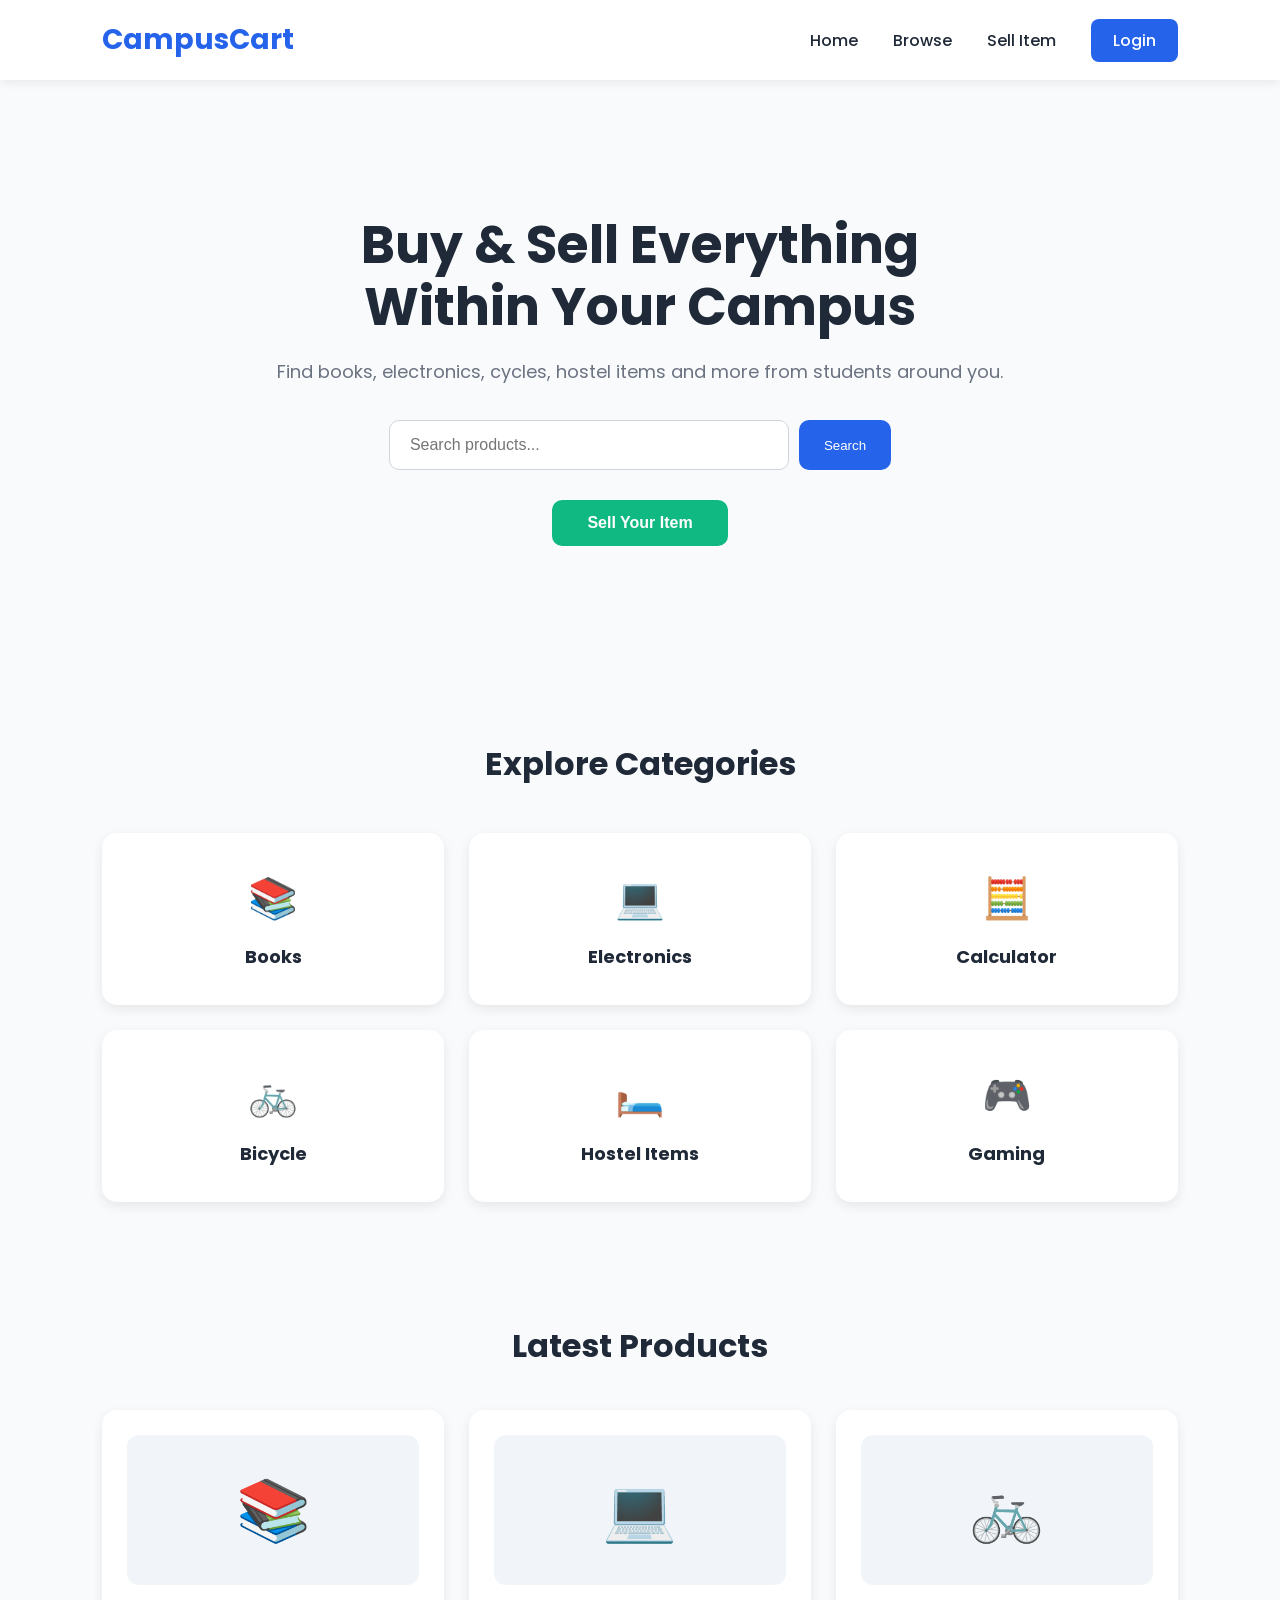
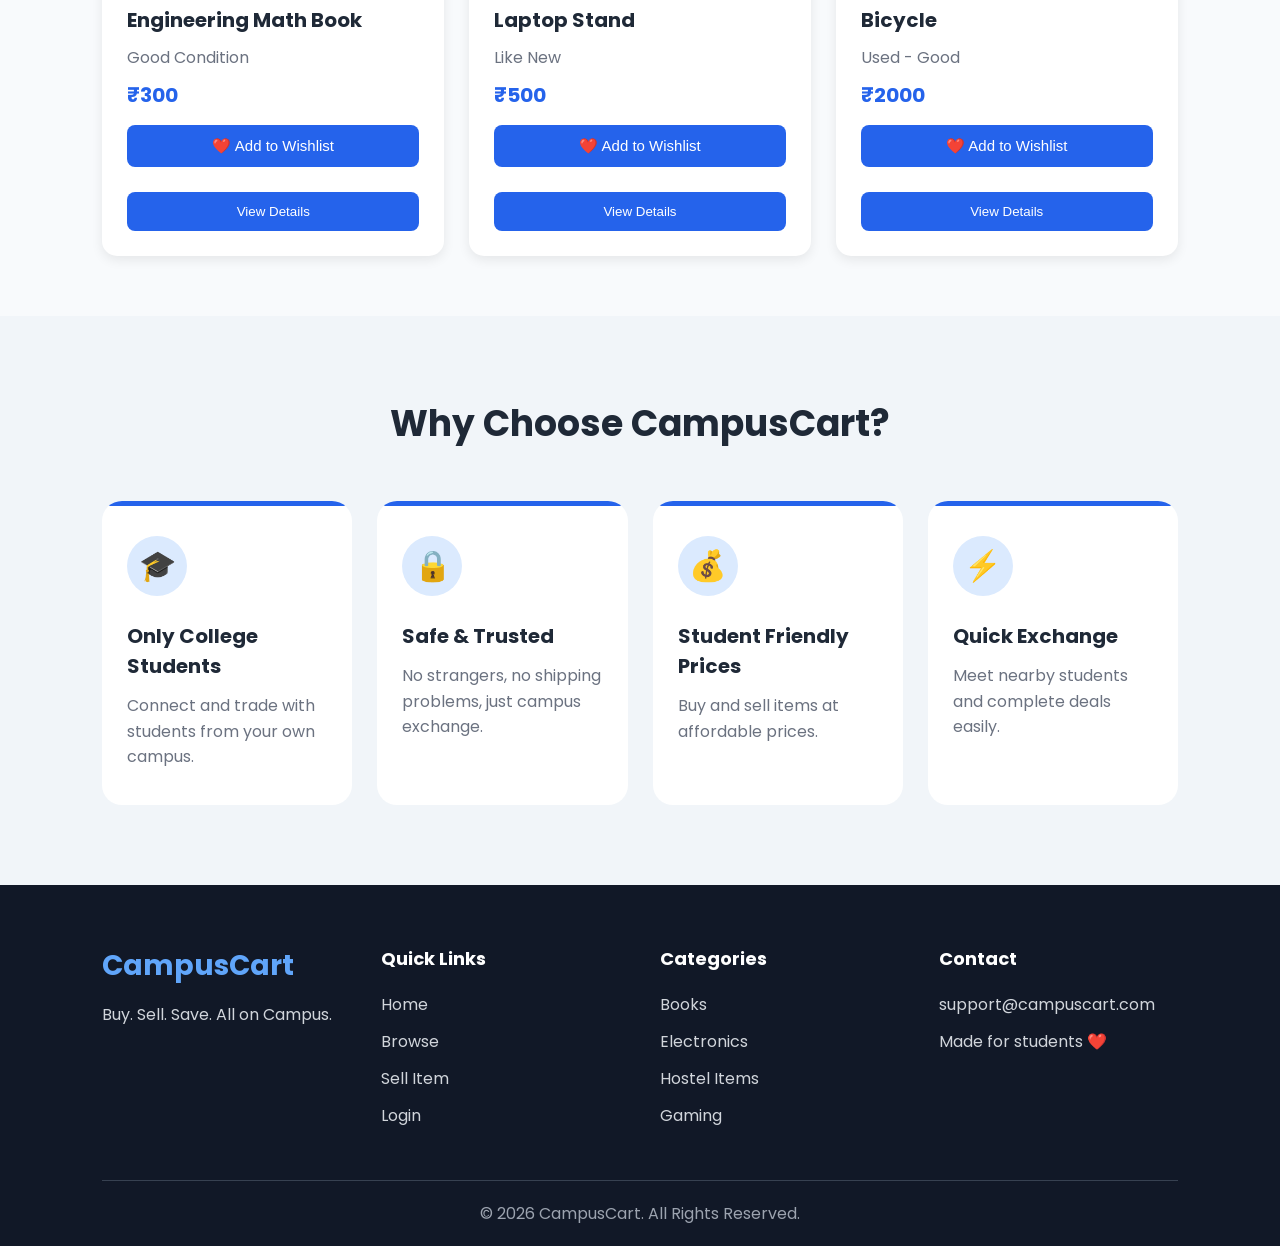
<file: index.html>
<!DOCTYPE html>
<html lang="en">
<head>
    <meta charset="UTF-8">
    <meta name="viewport" content="width=device-width, initial-scale=1.0">
    <title>CampusCart</title>
    <link rel="preconnect" href="https://fonts.googleapis.com">
<link rel="preconnect" href="https://fonts.gstatic.com" crossorigin>
<link href="https://fonts.googleapis.com/css2?family=Poppins:wght@400;500;600;700&display=swap" rel="stylesheet">
    
    <link rel="stylesheet" href="css/style.css">
</head>
<body>
    

    <header class="navbar">
        <div class="logo">
            CampusCart
        </div>

        <nav>
            <ul class="nav-links">
                <li><a href="#">Home</a></li>
                <li><a href="#">Browse</a></li>
                <li><a href="#">Sell Item</a></li>
                <li><a href="login.html">Login</a></li>
            </ul>
        </nav>
    </header>

    <!-- This section contains the hero content -->   
<section class="hero">
    

    <div class="hero-content">

        <h1>
            Buy & Sell Everything
            <br>
            Within Your Campus
        </h1>

        <p>
            Find books, electronics, cycles, hostel items
            and more from students around you.
        </p>

        <div class="search-box">
            <input type="text" placeholder="Search products...">
            <button>Search</button>
        </div>

        <button class="sell-btn">
            Sell Your Item
        </button>

    </div>

</section>

<!-- This section tells you about different categories -->   
<section class="categories">

    <h2>
        Explore Categories
    </h2>

    <div class="category-container">

        <div class="category-card">
            📚
            <h3>Books</h3>
        </div>

        <div class="category-card">
            💻
            <h3>Electronics</h3>
        </div>

        <div class="category-card">
            🧮
            <h3>Calculator</h3>
        </div>

        <div class="category-card">
            🚲
            <h3>Bicycle</h3>
        </div>

        <div class="category-card">
            🛏️
            <h3>Hostel Items</h3>
        </div>

        <div class="category-card">
            🎮
            <h3>Gaming</h3>
        </div>

    </div>

</section>
<!-- this is the products section -->   

<section class="products">

    <h2>
        Latest Products
    </h2>

    <div class="product-container">

        <!-- Product 1 -->

        <div class="product-card"
             data-title="Engineering Math Book"
             data-price="₹300"
             data-condition="Good Condition"
             data-seller="Sarthak">

            <div class="product-image">
                📚
            </div>

            <h3>
                Engineering Math Book
            </h3>

            <p>
                Good Condition
            </p>

            <h4>
                ₹300
            </h4>

            <button class="wishlist-btn">
                ❤️ Add to Wishlist
            </button>

            <button class="view-details-btn">
                View Details
            </button>

        </div>


        <!-- Product 2 -->

        <div class="product-card"
             data-title="Laptop Stand"
             data-price="₹500"
             data-condition="Like New"
             data-seller="Rahul">

            <div class="product-image">
                💻
            </div>

            <h3>
                Laptop Stand
            </h3>

            <p>
                Like New
            </p>

            <h4>
                ₹500
            </h4>

            <button class="wishlist-btn">
                ❤️ Add to Wishlist
            </button>

            <button class="view-details-btn">
                View Details
            </button>

        </div>


        <!-- Product 3 -->

        <div class="product-card"
             data-title="Bicycle"
             data-price="₹2000"
             data-condition="Used - Good"
             data-seller="Aman">

            <div class="product-image">
                🚲
            </div>

            <h3>
                Bicycle
            </h3>

            <p>
                Used - Good
            </p>

            <h4>
                ₹2000
            </h4>

            <button class="wishlist-btn">
                ❤️ Add to Wishlist
            </button>

            <button class="view-details-btn">
                View Details
            </button>

        </div>

    </div>

</section>

<!-- This section tells you about the features of the website -->
<section class="features">

    <h2>
        Why Choose CampusCart?
    </h2>


    <div class="feature-container">

        <div class="feature-card">

            <div class="feature-icon">
                🎓
            </div>

            <h3>
                Only College Students
            </h3>

            <p>
                Connect and trade with students from your own campus.
            </p>

        </div>


        <div class="feature-card">

            <div class="feature-icon">
                🔒
            </div>

            <h3>
                Safe & Trusted
            </h3>

            <p>
                No strangers, no shipping problems, just campus exchange.
            </p>

        </div>


        <div class="feature-card">

            <div class="feature-icon">
                💰
            </div>

            <h3>
                Student Friendly Prices
            </h3>

            <p>
                Buy and sell items at affordable prices.
            </p>

        </div>


        <div class="feature-card">

            <div class="feature-icon">
                ⚡
            </div>

            <h3>
                Quick Exchange
            </h3>

            <p>
                Meet nearby students and complete deals easily.
            </p>

        </div>

    </div>

</section>

<footer class="footer">

    <div class="footer-container">

        <div class="footer-brand">

            <h2>
                CampusCart
            </h2>

            <p>
                Buy. Sell. Save. All on Campus.
            </p>

        </div>


        <div class="footer-links">

            <h3>
                Quick Links
            </h3>

            <ul>
                <li>Home</li>
                <li>Browse</li>
                <li>Sell Item</li>
                <li>Login</li>
            </ul>

        </div>


        <div class="footer-links">

            <h3>
                Categories
            </h3>

            <ul>
                <li>Books</li>
                <li>Electronics</li>
                <li>Hostel Items</li>
                <li>Gaming</li>
            </ul>

        </div>


        <div class="footer-contact">

            <h3>
                Contact
            </h3>

            <p>
                support@campuscart.com
            </p>

            <p>
                Made for students ❤️
            </p>

        </div>


    </div>


    <div class="footer-bottom">

        <p>
            © 2026 CampusCart. All Rights Reserved.
        </p>

    </div>


</footer>  
<div class="product-modal">

    <div class="modal-content">

        <span class="close-modal">
            &times;
        </span>

        <h2 id="modal-title">
            Product Name
        </h2>

        <p id="modal-price">
            Price
        </p>

        <p id="modal-condition">
            Condition
        </p>

        <p id="modal-seller">
            Seller
        </p>

        <button id="contact-seller-btn">
            Contact Seller
        </button>

    </div>

</div>
<div class="sell-modal">

    <div class="sell-content">

        <span class="close-sell">
            &times;
        </span>


        <h2>
            Sell Your Item
        </h2>


        <form>

            <input type="text" placeholder="Product Name">


            <select>
                <option>Select Category</option>
                <option>Books</option>
                <option>Electronics</option>
                <option>Calculator</option>
                <option>Bicycle</option>
                <option>Hostel Items</option>
                <option>Gaming</option>
            </select>


            <input type="number" placeholder="Price">


            <textarea placeholder="Description"></textarea>


            <input type="file">


            <button type="submit">
                Post Item
            </button>


        </form>

    </div>

</div> 
<script src="js/script.js"></script>

</body>
</html>
</file>
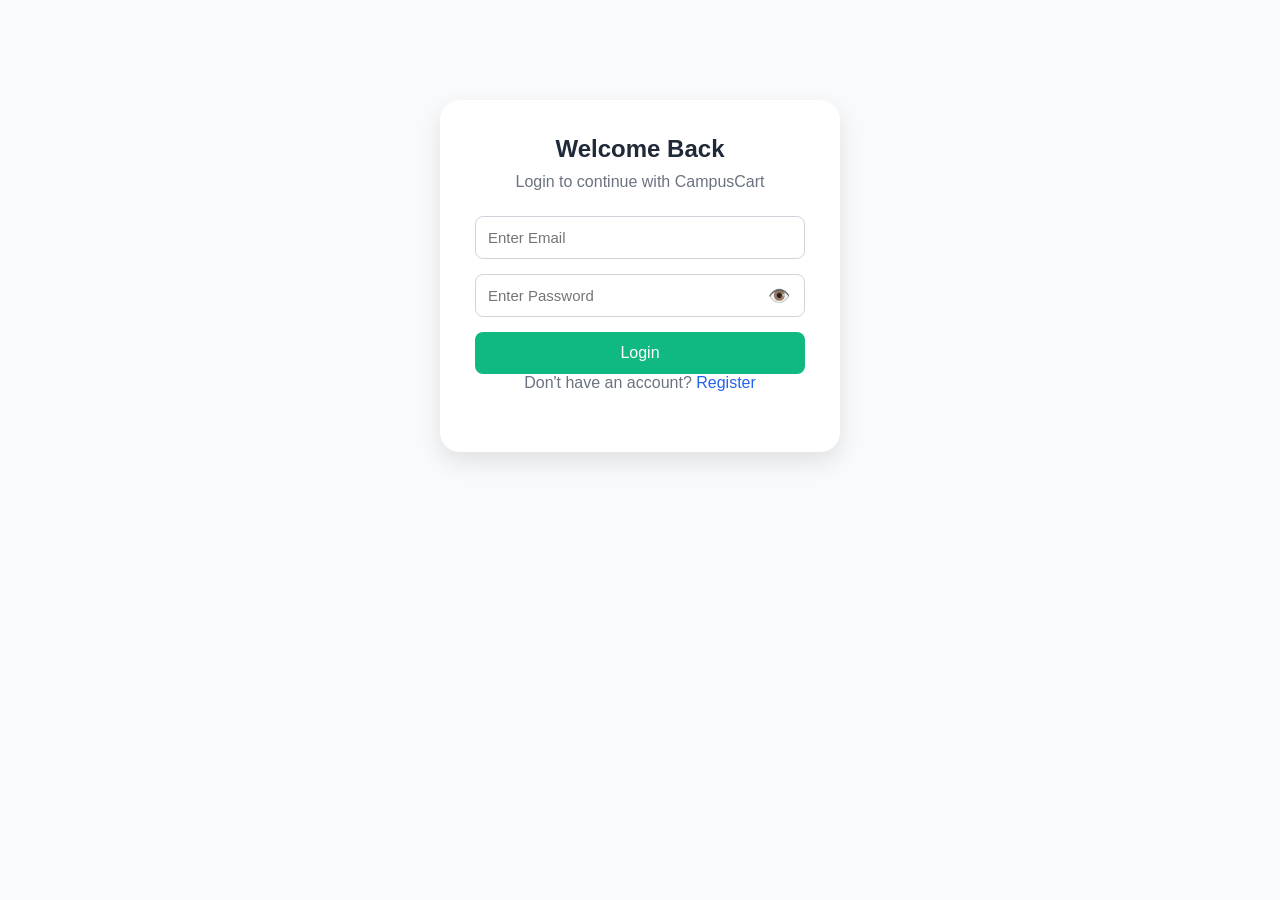
<file: login.html>
<!DOCTYPE html>
<html>

<head>

    <title>
        CampusCart Login
    </title>

    <link rel="stylesheet" href="css/style.css">

</head>


<body>


    <div class="login-container">

        <h2>
            Welcome Back
        </h2>

        <p>
            Login to continue with CampusCart
        </p>


        <form id="login-form">


            <input 
            type="email" 
            placeholder="Enter Email">


            <div class="password-box">

    <input 
    id="login-password"
    type="password" 
    placeholder="Enter Password">

    <span id="toggle-login-password">
        👁️
    </span>

            </div>

            <button type="submit">
                Login
            </button>


        </form>


        <p>
            Don't have an account?

            <a href="register.html">
                Register
            </a>

        </p>


    </div>


    <script src="js/script.js"></script>

</body>

</html>
</file>
<file: css/style.css>
/* Basic Reset */

* {
    margin: 0;
    padding: 0;
    box-sizing: border-box;
}


/* Body Styling */

body {
    font-family: "Poppins", sans-serif;
    background-color: #F8FAFC;
    color: #1F2937;
}


/* Navbar */

.navbar {
    width: 100%;
    height: 80px;
    display: flex;
    justify-content: space-between;
    align-items: center;
    padding: 0 8%;
    background-color: white;
    box-shadow: 0 2px 10px rgba(0,0,0,0.08);
}


/* Logo */

.logo {
    font-size: 28px;
    font-weight: 700;
    color: #2563EB;
}


/* Navigation Links */

.nav-links {
    display: flex;
    list-style: none;
    gap: 35px;
}


.nav-links a {
    text-decoration: none;
    color: #1F2937;
    font-size: 16px;
    font-weight: 500;
}


.nav-links a:hover {
    color: #2563EB;
}


/* Login Button */

.nav-links li:last-child a {
    background-color: #2563EB;
    color: white;
    padding: 10px 22px;
    border-radius: 8px;
}


.nav-links li:last-child a:hover {
    background-color: #1D4ED8;
    color: white;
}
/* Hero Section */

.hero {
    min-height: 600px;
    display: flex;
    justify-content: center;
    align-items: center;
    text-align: center;
    padding: 50px 8%;
}


.hero-content {
    max-width: 800px;
}


.hero h1 {
    font-size: 52px;
    line-height: 1.2;
    font-weight: 700;
    color: #1F2937;
}


.hero p {
    margin-top: 20px;
    font-size: 18px;
    color: #6B7280;
}


/* Search Box */

.search-box {
    margin-top: 35px;
    display: flex;
    justify-content: center;
    gap: 10px;
}


.search-box input {
    width: 400px;
    padding: 15px 20px;
    border: 1px solid #D1D5DB;
    border-radius: 10px;
    font-size: 16px;
}


.search-box button {
    padding: 15px 25px;
    border: none;
    background-color: #2563EB;
    color: white;
    border-radius: 10px;
    cursor: pointer;
}


.search-box button:hover {
    background-color: #1D4ED8;
}


/* Sell Button */

.sell-btn {
    margin-top: 30px;
    padding: 14px 35px;
    border: none;
    background-color: #10B981;
    color: white;
    font-size: 16px;
    font-weight: 600;
    border-radius: 10px;
    cursor: pointer;
}


.sell-btn:hover {
    background-color: #059669;
}

/* Categories Section */

.categories {
    padding: 60px 8%;
    text-align: center;
}


.categories h2 {
    font-size: 32px;
    color: #1F2937;
    margin-bottom: 45px;
}


.category-container {
    display: grid;
    grid-template-columns: repeat(3, 1fr);
    gap: 25px;
}


.category-card {
    background-color: white;
    padding: 35px 20px;
    border-radius: 15px;
    font-size: 40px;
    cursor: pointer;
    transition: 0.3s;
    box-shadow: 0 4px 12px rgba(0,0,0,0.08);
}


.category-card h3 {
    margin-top: 15px;
    font-size: 18px;
    color: #1F2937;
}


.category-card:hover {
    transform: translateY(-10px);
}

/* Products Section */

.products {
    padding: 60px 8%;
    text-align: center;
}


.products h2 {
    font-size: 32px;
    margin-bottom: 40px;
}


.product-container {
    display: grid;
    grid-template-columns: repeat(3, 1fr);
    gap: 25px;
}


.product-card {
    background-color: white;
    padding: 25px;
    border-radius: 15px;
    text-align: left;
    box-shadow: 0 4px 12px rgba(0,0,0,0.08);
    transition: 0.3s;
}


.product-card:hover {
    transform: translateY(-10px);
}


.product-image {
    height: 150px;
    background-color: #F1F5F9;
    display: flex;
    justify-content: center;
    align-items: center;
    font-size: 60px;
    border-radius: 12px;
}


.product-card h3 {
    margin-top: 20px;
    font-size: 20px;
}


.product-card p {
    color: #6B7280;
    margin: 10px 0;
}


.product-card h4 {
    color: #2563EB;
    font-size: 20px;
}


.product-card button {
    margin-top: 15px;
    width: 100%;
    padding: 12px;
    border: none;
    background-color: #2563EB;
    color: white;
    border-radius: 8px;
    cursor: pointer;
}


.product-card button:hover {
    background-color: #1D4ED8;
}

/* Why Choose CampusCart Section */

.features {
    padding: 80px 8%;
    background-color: #F1F5F9;
    text-align: center;
}


.features h2 {
    font-size: 36px;
    color: #1F2937;
    margin-bottom: 50px;
}


.feature-container {
    display: grid;
    grid-template-columns: repeat(4, 1fr);
    gap: 25px;
}


.feature-card {
    background-color: white;
    padding: 35px 25px;
    border-radius: 20px;
    position: relative;
    overflow: hidden;
    text-align: left;
    transition: 0.3s ease;
}


/* Top line decoration */

.feature-card::before {
    content: "";
    position: absolute;
    top: 0;
    left: 0;
    width: 100%;
    height: 5px;
    background-color: #2563EB;
}


.feature-icon {
    width: 60px;
    height: 60px;
    background-color: #DBEAFE;
    border-radius: 50%;
    display: flex;
    justify-content: center;
    align-items: center;
    font-size: 30px;
}


.feature-card h3 {
    margin-top: 25px;
    font-size: 20px;
    color: #1F2937;
}


.feature-card p {
    margin-top: 12px;
    color: #6B7280;
    line-height: 1.6;
}


/* Interaction */

.feature-card:hover {
    transform: translateY(-10px);
}

/* Footer */

.footer {
    background-color: #111827;
    color: white;
    padding: 60px 8% 20px;
}


.footer-container {
    display: grid;
    grid-template-columns: repeat(4, 1fr);
    gap: 40px;
}


.footer-brand h2 {
    font-size: 28px;
    color: #60A5FA;
}


.footer-brand p {
    margin-top: 15px;
    color: #D1D5DB;
}


.footer-links h3,
.footer-contact h3 {
    font-size: 18px;
    margin-bottom: 20px;
}


.footer-links ul {
    list-style: none;
}


.footer-links li {
    margin-bottom: 12px;
    color: #D1D5DB;
    cursor: pointer;
}


.footer-links li:hover {
    color: #60A5FA;
}


.footer-contact p {
    color: #D1D5DB;
    margin-bottom: 12px;
}


.footer-bottom {
    margin-top: 40px;
    padding-top: 20px;
    border-top: 1px solid #374151;
    text-align: center;
}


.footer-bottom p {
    color: #9CA3AF;
}

/* Responsive Design */

@media (max-width: 900px) {

    .category-container,
    .product-container {
        grid-template-columns: repeat(2, 1fr);
    }


    .feature-container {
        grid-template-columns: repeat(2, 1fr);
    }


    .footer-container {
        grid-template-columns: repeat(2, 1fr);
    }

}


@media (max-width: 600px) {

    .navbar {
        padding: 0 5%;
    }


    .nav-links {
        gap: 15px;
    }


    .hero h1 {
        font-size: 36px;
    }


    .search-box {
        flex-direction: column;
    }


    .search-box input {
        width: 100%;
    }


    .category-container,
    .product-container,
    .feature-container,
    .footer-container {
        grid-template-columns: 1fr;
    }

}

/* Wishlist Button */

.wishlist-btn {
    width: 100%;
    padding: 12px;
    margin-top: 15px;
    margin-bottom: 10px;
    border: 1px solid #2563EB;
    background-color: white;
    color: #2563EB;
    border-radius: 8px;
    cursor: pointer;
    font-size: 15px;
    font-weight: 500;
}


.wishlist-btn:hover {
    background-color: #EFF6FF;
}

/* Product Details Modal */

.product-modal {
    display: none;
    position: fixed;
    top: 0;
    left: 0;
    width: 100%;
    height: 100%;
    background-color: rgba(0,0,0,0.5);
    justify-content: center;
    align-items: center;
    z-index: 1000;
}


.modal-content {
    background-color: white;
    width: 400px;
    padding: 35px;
    border-radius: 20px;
    position: relative;
    text-align: center;
}


.modal-content h2 {
    color: #1F2937;
    margin-bottom: 20px;
}


.modal-content p {
    color: #6B7280;
    margin: 12px 0;
}


.modal-content button {
    margin-top: 20px;
    width: 100%;
    padding: 12px;
    border: none;
    background-color: #2563EB;
    color: white;
    border-radius: 8px;
    cursor: pointer;
}


.close-modal {
    position: absolute;
    top: 15px;
    right: 20px;
    font-size: 28px;
    cursor: pointer;
    color: #6B7280;
}

/* Sell Item Modal */

.sell-modal {
    display: none;
    position: fixed;
    top: 0;
    left: 0;
    width: 100%;
    height: 100%;
    background-color: rgba(0,0,0,0.5);
    justify-content: center;
    align-items: center;
    z-index: 1000;
}


.sell-content {
    background-color: white;
    width: 450px;
    padding: 35px;
    border-radius: 20px;
    position: relative;
}


.sell-content h2 {
    text-align: center;
    margin-bottom: 25px;
    color: #1F2937;
}


.sell-content form {
    display: flex;
    flex-direction: column;
    gap: 15px;
}


.sell-content input,
.sell-content select,
.sell-content textarea {
    padding: 12px;
    border: 1px solid #D1D5DB;
    border-radius: 8px;
    font-size: 15px;
}


.sell-content textarea {
    height: 100px;
    resize: none;
}


.sell-content button {
    padding: 12px;
    border: none;
    background-color: #10B981;
    color: white;
    border-radius: 8px;
    font-size: 16px;
    cursor: pointer;
}


.sell-content button:hover {
    background-color: #059669;
}


.close-sell {
    position: absolute;
    top: 15px;
    right: 20px;
    font-size: 28px;
    cursor: pointer;
    color: #6B7280;
}

/* Login Page */

.login-container {

    width: 400px;
    margin: 100px auto;
    padding: 35px;

    background-color: white;

    border-radius: 20px;

    box-shadow: 0 10px 25px rgba(0,0,0,0.1);

    text-align: center;

}


.login-container h2 {

    color: #1F2937;

    margin-bottom: 10px;

}


.login-container p {

    color: #6B7280;

    margin-bottom: 25px;

}


.login-container form {

    display: flex;

    flex-direction: column;

    gap: 15px;

}


.login-container input {

    padding: 12px;

    border-radius: 8px;

    border: 1px solid #D1D5DB;

    font-size: 15px;

}


.login-container button {

    padding: 12px;

    border: none;

    border-radius: 8px;

    background-color: #10B981;

    color: white;

    font-size: 16px;

    cursor: pointer;

}


.login-container button:hover {

    background-color: #059669;

}


.login-container a {

    color: #2563EB;

    text-decoration: none;

}

/* Password Box */

.password-box{

    position: relative;

}


.password-box input{

    width: 100%;
    padding-right: 45px;
    box-sizing: border-box;

}


.password-box span{

    position: absolute;

    right: 15px;
    top: 50%;

    transform: translateY(-50%);

    cursor: pointer;

    user-select: none;

    font-size: 18px;

}
</file>
